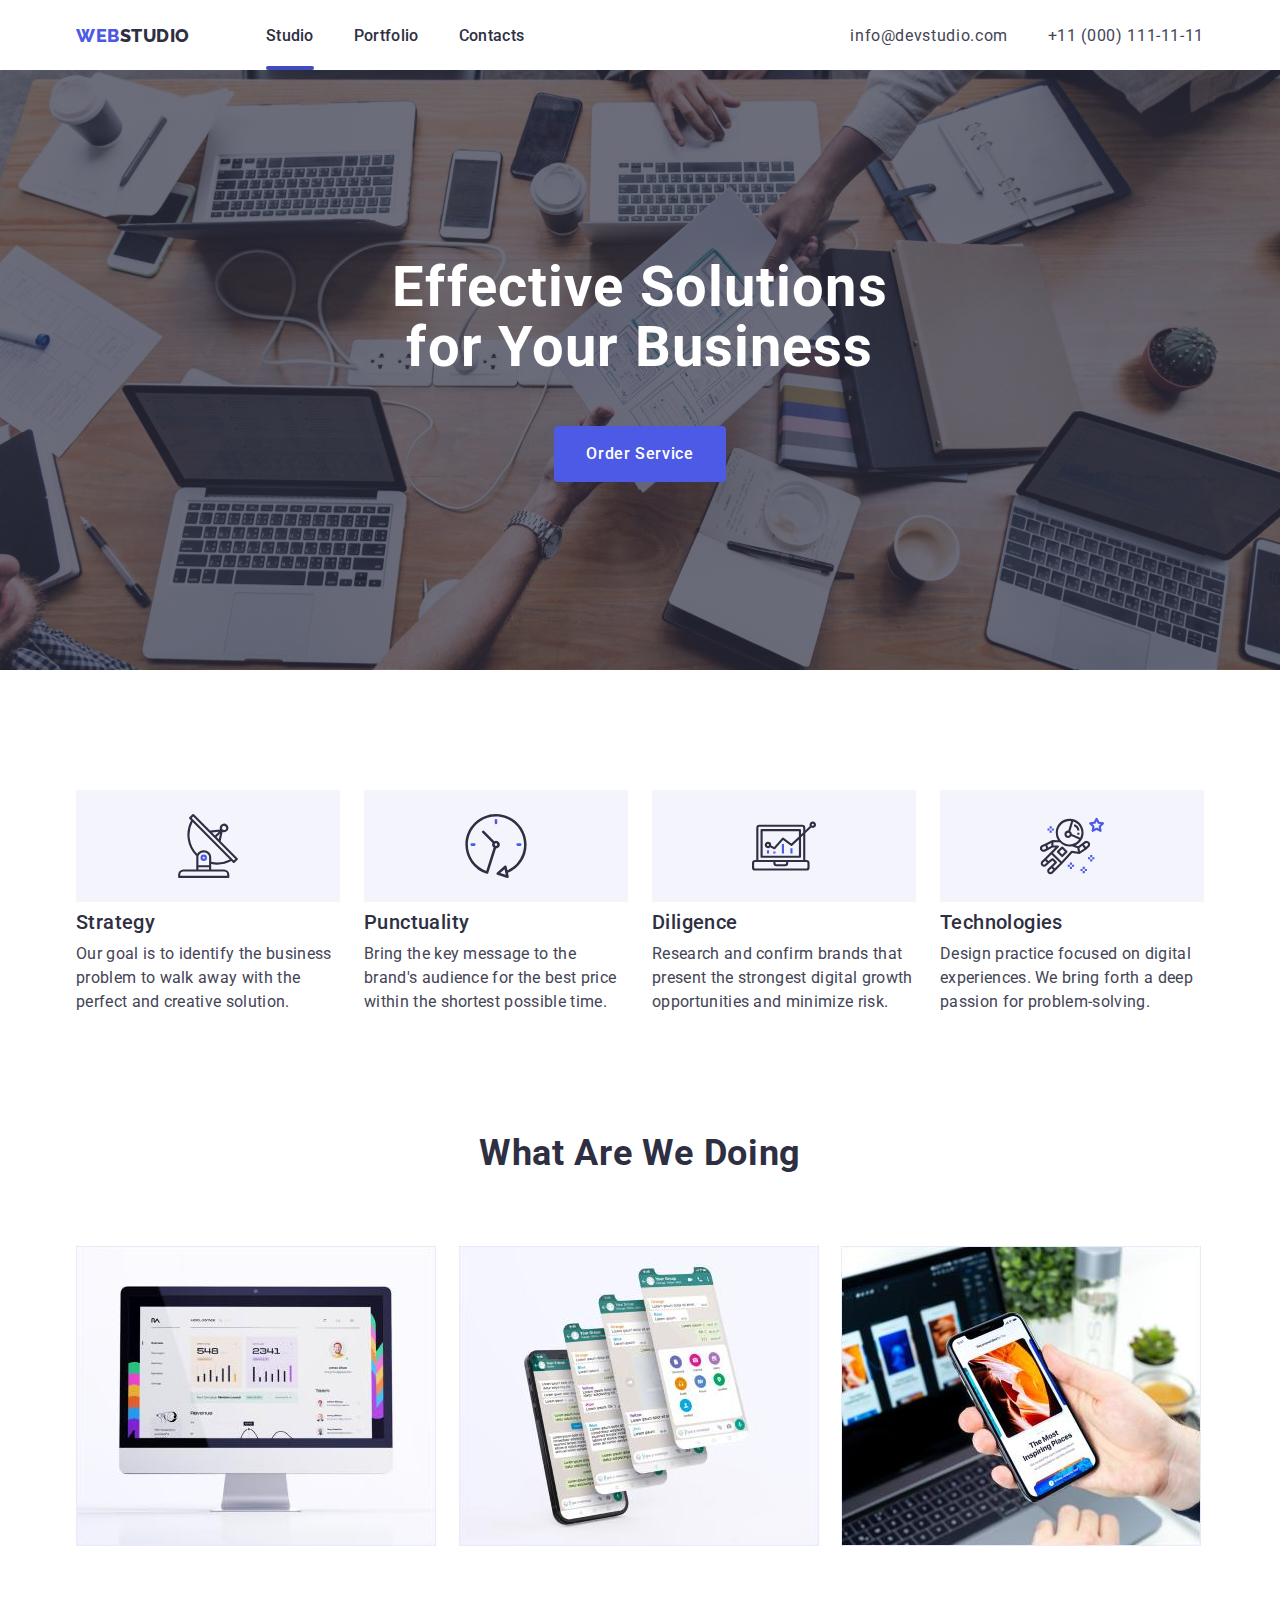
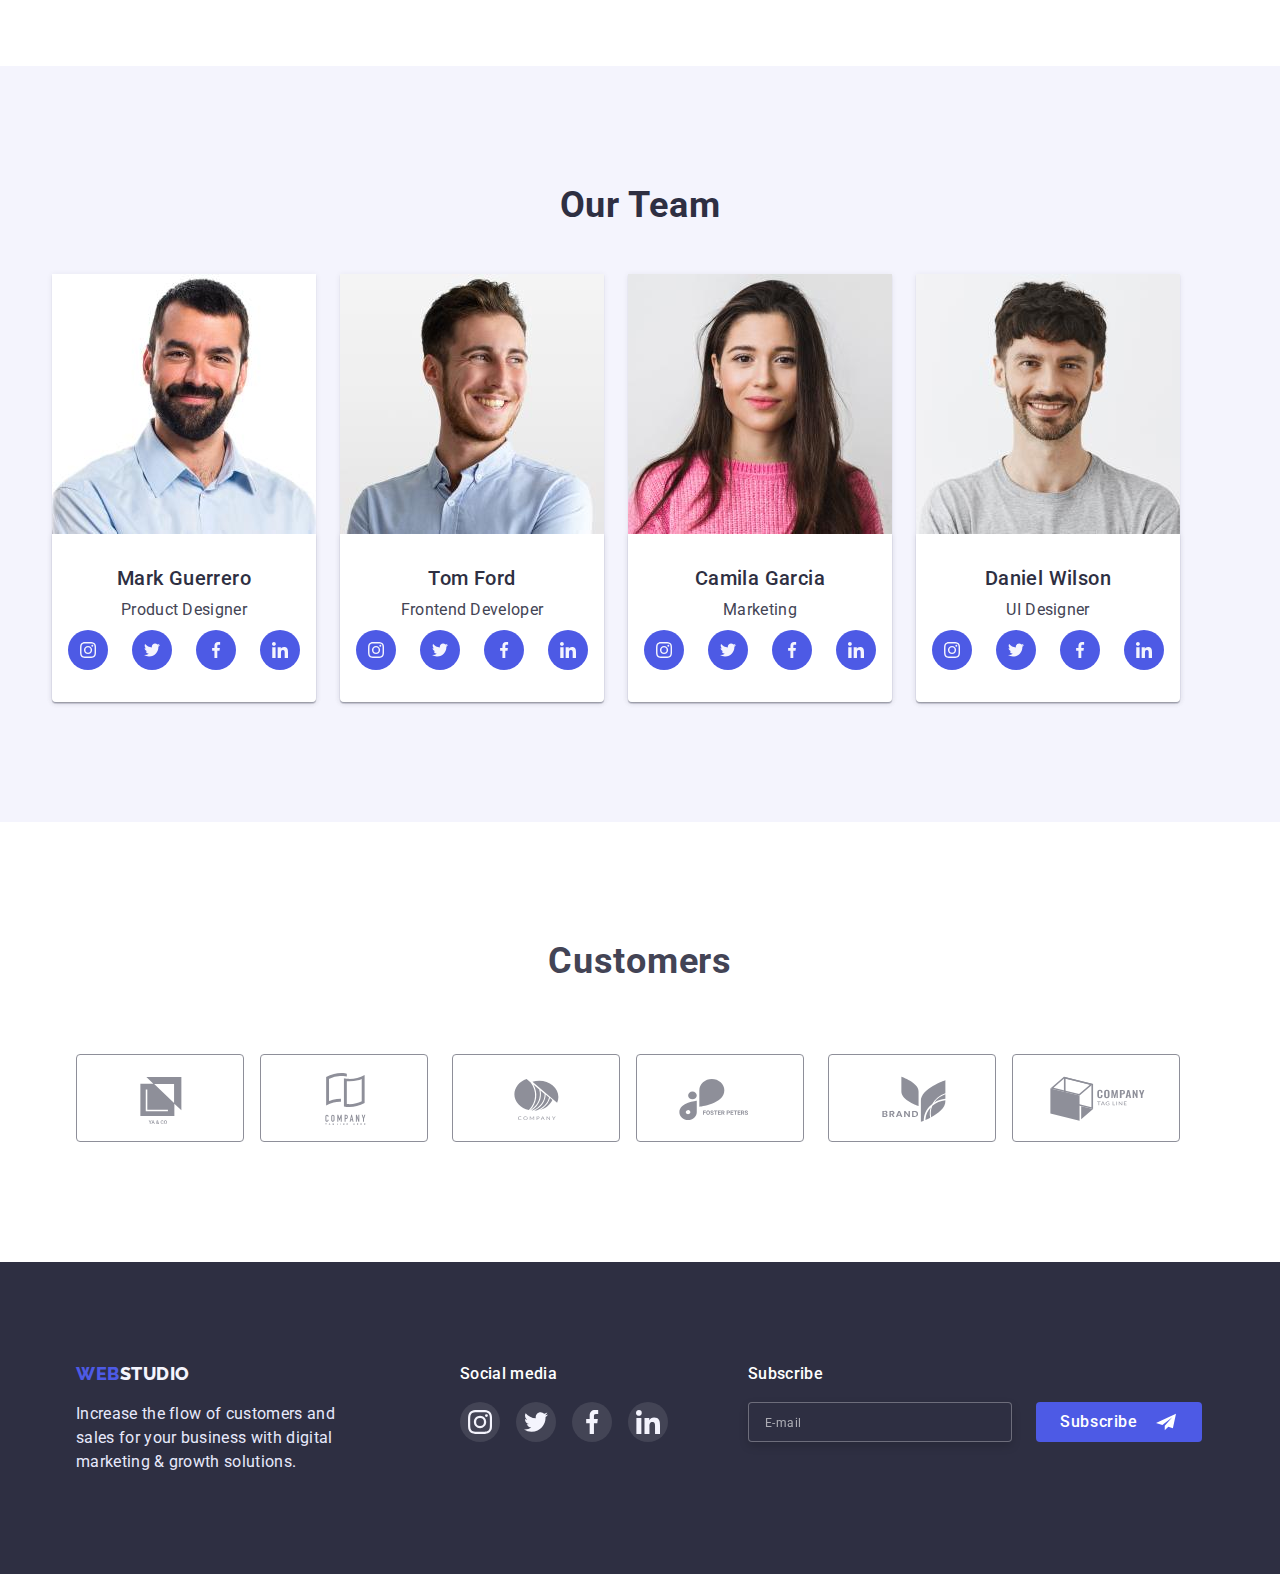
<file: index.html>
<!DOCTYPE html>
<html lang="en">

<head>
    <meta charset="UTF-8">
    <meta http-equiv="X-UA-Compatible" content="IE=edge">
    <meta name="viewport" content="width=device-width, initial-scale=1.0">
    <title>WebS &#128509;</title>
    <link rel="preconnect" href="https://fonts.googleapis.com">
    <link rel="preconnect" href="https://fonts.gstatic.com" crossorigin>
    <link rel="stylesheet" href="https://cdn.jsdelivr.net/npm/modern-normalize@1.1.0/modern-normalize.min.css">
    <link
        href="https://fonts.googleapis.com/css2?family=Raleway:wght@800&family=Roboto:wght@400;500;700;900&display=swap"
        rel="stylesheet">


    <link rel="stylesheet" href="./css/styles.css">
</head>


<body>
    <!-- =========HEADER=========== -->
    <header class="page-header">
        <div class="container nav-flex">
            <nav class="nav-flex">
                <a class="logo link" href="./index.html">Web<span class="logo-second-part">Studio</span></a>
                <ul class="list flex">
                    <li class="page-links"><a class="link text-characteristics underline-active"
                            href="./index.html">Studio</a></li>
                    <li class="page-links"><a class="link text-characteristics" href="./portfolio.html">Portfolio</a>
                    </li>
                    <li class="page-links"><a class="link text-characteristics" href="">Contacts</a></li>
                </ul>
            </nav>
            <button type="button" class="mobile-menu-open js-open-menu">
                <svg class="mobile-menu-open-icon" width="32px" height="32px">
                    <use href="./images/sprite.svg#icon-burger"></use>
                </svg>
            </button>

            <address class="contacts contacts-list">
                <ul class="list contacts-list">
                    <li><a class="link contacts-text-characterictics email-position-desc"
                            href="mailto:info@devstudio.com">info@devstudio.com</a></li>
                    <li><a class="link contacts-text-characterictics" href="tel:+110001111111">+11 (000)
                            111-11-11</a>
                    </li>
                </ul>
            </address>

        </div>
        <div class="mobile-menu js-menu-container">
            <div class="mob-menu_location-options"><button type="button" class="mobile-menu_close-button js-close-menu">
                    <svg class="mobile-menu_close-icon" width="8px" height="8px">
                        <use href="./images/sprite.svg#icon-close-icon"></use>
                    </svg>
                </button>

                <ul class="page-links_mobile-menu list">
                    <li class="mob-menu_nav-menu"><a class="mob-menu-font-desc link" href="">Studio</a></li>
                    <li class="mob-menu_nav-menu"><a class="mob-menu-font-desc link"
                            href="./portfolio.html">Portfolio</a></li>
                    <li class="mob-menu_nav-menu additional-margin"><a class="mob-menu-font-desc link"
                            href="">Contacts</a></li>
                </ul>
            </div>
            <div class="mob-menu_location-options">

                <ul class="mobile-menu-contact-info list">

                    <li class="link mobile-menu_phone-number"><a href="tel:+110001111111"
                            class="contacts_mobile-menu-phone link">+11 (000) 111-11-11</a></li>
                    <li class="link mobile-menu_email-address"><a href="mailto:info@devstudio.com"
                            class="contacts_mobile-menu link">info@devstudio.com</a>
                    </li>
                </ul>
                <ul class="social-list-mobile list">
                    <li class="social-list-item">
                        <a href="" class="social-list-link">
                            <svg class="social-list-icon" width="16" height="16">
                                <use href="./images/sprite.svg#icon-instagram"></use>
                            </svg>
                        </a>
                    </li>
                    <li class="social-list-item">
                        <a href="" class="social-list-link">
                            <svg class="social-list-icon" width="16" height="16">
                                <use href="./images/sprite.svg#icon-twitter"></use>
                            </svg>
                        </a>
                    </li>
                    <li class="social-list-item">
                        <a href="" class="social-list-link">
                            <svg class="social-list-icon" width="16" height="16">
                                <use href="./images/sprite.svg#icon-facebook"></use>
                            </svg>
                        </a>
                    </li>
                    <li class="social-list-item">
                        <a href="" class="social-list-link">
                            <svg class="social-list-icon" width="16" height="16">
                                <use href="./images/sprite.svg#icon-linkedin"></use>
                            </svg>
                        </a>
                    </li>
                </ul>
            </div>



        </div>
    </header>
    <main>
        <!-- =========HERO============ -->
        <section class="hero">
            <div class="container">
                <h1 class="hero-promo">Effective Solutions
                    for Your Business</h1>
                <button class="hero-button" type="button" data-modal-open>Order Service</button>
            </div>
        </section>
        <!-- =====OUR ADVANTAGES======== -->
        <section class="section-new section-tablet">
            <div class="container">
                <h2 hidden>Our Advantages</h2>
                <ul class="list list-of-advantages">
                    <div class="desc-wraper">
                        <li>
                            <div class="icon-buth">
                                <svg class="advantage-icons-list" width="64px" height="64px">
                                    <use href="./images/sprite.svg#icon-antenna">
                                    </use>
                                </svg>
                            </div>
                            <h3 class="advantage">Strategy</h3>
                            <p class="advantage-description">Our goal is to identify the business
                                problem to walk away with the perfect and creative solution.</p>
                        </li>
                        <li>
                            <div class="icon-buth">
                                <svg class="advantage-icons-list" width="64px" height="64px">
                                    <use href="./images/sprite.svg#icon-clock"></use>
                                </svg>
                            </div>
                            <h3 class="advantage">Punctuality</h3>
                            <p class="advantage-description">Bring the key message to the brand's audience for the best
                                price within the shortest possible
                                time.</p>
                        </li>
                    </div>
                    <div class="desc-wraper advantages-size-fixing">
                        <li>
                            <div class="icon-buth">
                                <svg class="advantage-icons-list" width="64px" height="64px">
                                    <use href="./images/sprite.svg#icon-diagram"></use>
                                </svg>
                            </div>
                            <h3 class="advantage">Diligence</h3>
                            <p class="advantage-description">Research and confirm brands that present the strongest
                                digital
                                growth opportunities and
                                minimize risk.</p>
                        </li>
                        <li>
                            <div class="icon-buth">
                                <svg class="advantage-icons-list" width="64px" height="64px">
                                    <use href="./images/sprite.svg#icon-astronaut"></use>
                                </svg>
                            </div>
                            <h3 class="advantage">Technologies</h3>
                            <p class="advantage-description advantage-desc-last">Design practice focused on digital
                                experiences. We bring
                                forth
                                a deep passion for
                                problem-solving.</p>
                        </li>
                    </div>


                </ul>
            </div>
        </section>
        <!-- ======WHAT ARE WE DOING==== -->
        <section class="section section-correction our-work-section">
            <div class="container">
                <h2 class="section-promo">What are we doing</h2>
                <ul class="list pictures-list">
                    <li class="pic"><img srcset="./images/mac-software.jpeg 1x, ./images/mac-software@2x.jpeg 2x"
                            src="./images/mac-software.jpeg" alt="PC Photo"></li>
                    <li class="pic"><img srcset="./images/mobile-aps.jpeg 1x, ./images/mobile-aps@2x.jpeg 2x"
                            src="./images/mobile-aps.jpeg" alt="phone picture"></li>
                    <li class="pic"><img srcset="./images/any-platform-solutions@2x.jpeg 2x"
                            src="./images/any-platform-solutions.jpeg" alt="PC and Phone"></li>
                </ul>


            </div>
        </section>
        <!-- ==============OUR TEAM=================== -->
        <section class="section background">
            <div class="container">
                <h2 class="section-promo">Our Team</h2>
                <ul class="list list-of-employees">
                    <div class="emp-wraper first-wraper">
                        <li class="cards-of-emloyees">
                            <img class="employees-photo" srcset="./images/mark-guerrero@2x.jpeg 2x"
                                src="./images/mark-guerrero.jpeg" alt="employee photo">
                            <div class="employee-information">
                                <h3 class="employee-name">Mark Guerrero</h3>
                                <p class="employee-position">Product Designer</p>
                                <ul class="social-list list">
                                    <li class="social-list-item">
                                        <a href="" class="social-list-link">
                                            <svg class="social-list-icon" width="16" height="16">
                                                <use href="./images/sprite.svg#icon-instagram"></use>
                                            </svg>
                                        </a>
                                    </li>
                                    <li class="social-list-item">
                                        <a href="" class="social-list-link">
                                            <svg class="social-list-icon" width="16" height="16">
                                                <use href="./images/sprite.svg#icon-twitter"></use>
                                            </svg>
                                        </a>
                                    </li>
                                    <li class="social-list-item">
                                        <a href="" class="social-list-link">
                                            <svg class="social-list-icon" width="16" height="16">
                                                <use href="./images/sprite.svg#icon-facebook"></use>
                                            </svg>
                                        </a>
                                    </li>
                                    <li class="social-list-item">
                                        <a href="" class="social-list-link">
                                            <svg class="social-list-icon" width="16" height="16">
                                                <use href="./images/sprite.svg#icon-linkedin"></use>
                                            </svg>
                                        </a>
                                    </li>
                                </ul>
                            </div>
                        </li>
                        <li class="cards-of-emloyees">
                            <img class="employees-photo" srcset="./images/tom-ford@2x.jpeg 2x"
                                src="./images/tom-ford.jpeg" alt="employee photo">
                            <div class="employee-information">
                                <h3 class="employee-name">Tom Ford</h3>
                                <p class="employee-position">Frontend Developer</p>
                                <ul class="social-list list">
                                    <li class="social-list-item">
                                        <a href="" class="social-list-link">
                                            <svg class="social-list-icon" width="16" height="16">
                                                <use href="./images/sprite.svg#icon-instagram"></use>
                                            </svg>
                                        </a>
                                    </li>
                                    <li class="social-list-item">
                                        <a href="" class="social-list-link">
                                            <svg class="social-list-icon" width="16" height="16">
                                                <use href="./images/sprite.svg#icon-twitter"></use>
                                            </svg>
                                        </a>
                                    </li>
                                    <li class="social-list-item">
                                        <a href="" class="social-list-link">
                                            <svg class="social-list-icon" width="16" height="16">
                                                <use href="./images/sprite.svg#icon-facebook"></use>
                                            </svg>
                                        </a>
                                    </li>
                                    <li class="social-list-item">
                                        <a href="" class="social-list-link">
                                            <svg class="social-list-icon" width="16" height="16">
                                                <use href="./images/sprite.svg#icon-linkedin"></use>
                                            </svg>
                                        </a>
                                    </li>
                                </ul>
                            </div>
                        </li>
                    </div>
                    <div class="emp-wraper emp-wraper-two">
                        <li class="cards-of-emloyees">
                            <img class="employees-photo" srcset="./images/camila-garcia@2x.jpeg 2x"
                                src="./images/camila-garcia.jpeg" alt="employee photo">
                            <div class="employee-information">
                                <h3 class="employee-name">Camila Garcia</h3>
                                <p class="employee-position">Marketing</p>
                                <ul class="social-list list">
                                    <li class="social-list-item">
                                        <a href="" class="social-list-link">
                                            <svg class="social-list-icon" width="16" height="16">
                                                <use href="./images/sprite.svg#icon-instagram"></use>
                                            </svg>
                                        </a>
                                    </li>
                                    <li class="social-list-item">
                                        <a href="" class="social-list-link">
                                            <svg class="social-list-icon" width="16" height="16">
                                                <use href="./images/sprite.svg#icon-twitter"></use>
                                            </svg>
                                        </a>
                                    </li>
                                    <li class="social-list-item">
                                        <a href="" class="social-list-link">
                                            <svg class="social-list-icon" width="16" height="16">
                                                <use href="./images/sprite.svg#icon-facebook"></use>
                                            </svg>
                                        </a>
                                    </li>
                                    <li class="social-list-item">
                                        <a href="" class="social-list-link">
                                            <svg class="social-list-icon" width="16" height="16">
                                                <use href="./images/sprite.svg#icon-linkedin"></use>
                                            </svg>
                                        </a>
                                    </li>
                                </ul>
                            </div>
                        </li>
                        <li class="cards-of-emloyees last-card-adjuster">
                            <img class="employees-photo" srcset="./images/daniel-wilson@2x.jpeg 2x"
                                src="./images/daniel-wilson.jpeg" alt="employee photo">
                            <div class="employee-information">
                                <h3 class="employee-name">Daniel Wilson</h3>
                                <p class="employee-position">UI Designer</p>
                                <ul class="social-list list">
                                    <li class="social-list-item">
                                        <a href="" class="social-list-link">
                                            <svg class="social-list-icon" width="16" height="16">
                                                <use href="./images/sprite.svg#icon-instagram"></use>
                                            </svg>
                                        </a>
                                    </li>
                                    <li class="social-list-item">
                                        <a href="" class="social-list-link">
                                            <svg class="social-list-icon" width="16" height="16">
                                                <use href="./images/sprite.svg#icon-twitter"></use>
                                            </svg>
                                        </a>
                                    </li>
                                    <li class="social-list-item">
                                        <a href="" class="social-list-link">
                                            <svg class="social-list-icon" width="16" height="16">
                                                <use href="./images/sprite.svg#icon-facebook"></use>
                                            </svg>
                                        </a>
                                    </li>
                                    <li class="social-list-item">
                                        <a href="" class="social-list-link">
                                            <svg class="social-list-icon" width="16" height="16">
                                                <use href="./images/sprite.svg#icon-linkedin"></use>
                                            </svg>
                                        </a>
                                    </li>
                                </ul>
                            </div>
                        </li>
                    </div>


                </ul>
            </div>
        </section>
        <!-- =============OUR CLIENTS================== -->
        <section class="section-s section-customers-correction">
            <div class="container">
                <h2 class="our-customers-title">Customers</h2>
                <ul class="list customer-list-logo">
                    <div class="customer-logo-list-splitter">
                        <li class="customer-list smthh">
                            <a class="link customer-logo-link" href=""> <svg class="customer-logo" width="104px"
                                    height="56px">
                                    <use href="./images/sprite.svg#icon-Logo"></use>
                                </svg>
                            </a>
                        </li>
                        <li class="customer-list customer-list-adjuster">
                            <a class="link customer-logo-link" href="">
                                <svg class="customer-logo" width="104px" height="56px">
                                    <use href="./images/sprite.svg#icon-Logo-1"></use>
                                </svg>
                            </a>
                        </li>
                    </div>
                    <div class="customer-logo-list-splitter">
                        <li class="customer-list smthh">
                            <a class="link customer-logo-link" href="">
                                <svg class="customer-logo" width="104px" height="56px">
                                    <use href="./images/sprite.svg#icon-Logo-2"></use>
                                </svg>
                            </a>
                        </li>
                        <li class="customer-list customer-list-adjuster">
                            <a class="link customer-logo-link" href="">
                                <svg class="customer-logo" width="104px" height="56px">
                                    <use href="./images/sprite.svg#icon-Logo-3"></use>
                                </svg>
                            </a>
                        </li>
                    </div>
                    <div class="customer-logo-list-splitter adjuster">
                        <li class="customer-list smthh smth">
                            <a class="link customer-logo-link" href="">
                                <svg class="customer-logo" width="104px" height="56px">
                                    <use href="./images/sprite.svg#icon-Logo-4"></use>
                                </svg>
                            </a>
                        </li>
                        <li class="customer-list customer-list-adjuster">
                            <a class="link customer-logo-link" href="">
                                <svg class="customer-logo" width="104px" height="56px">
                                    <use href="./images/sprite.svg#icon-Logo-5"></use>
                                </svg>
                            </a>
                        </li>
                    </div>
                </ul>
            </div>
        </section>
    </main>
    <!-- =================FOOTER============================== -->
    <footer class="footer">
        <div class="container footer-container">
            <div class="left-side-footer">
                <a class="logo link footer-logo" href="./index.html">Web<span
                        class="logo-second-part-footer">Studio</span>
                </a>
                <p class="why-choose-us">Increase the flow of customers and sales for your business with digital
                    marketing &
                    growth solutions.
                </p>
            </div>
            <div class="right-side-footer">
                <p class="social-media">Social media</p>
                <ul class="social-media-links-footer list">
                    <li class="social-media-pages-footer">
                        <a href="" class="social-media-link">
                            <svg class="socia-lmedia-icons" width="24px" height="24px">
                                <use href="./images/sprite.svg#icon-instagram"></use>
                            </svg>
                        </a>
                    </li>
                    <li class="social-media-pages-footer">
                        <a href="" class="social-media-link">
                            <svg class="socia-lmedia-icons" width="24px" height="24px">
                                <use href="./images/sprite.svg#icon-twitter"></use>
                            </svg>
                        </a>
                    </li>
                    <li class="social-media-pages-footer">
                        <a href="" class="social-media-link">
                            <svg class="socia-lmedia-icons" width="24px" height="24px">
                                <use href="./images/sprite.svg#icon-facebook"></use>
                            </svg>
                        </a>
                    </li>
                    <li class="social-media-pages-footer">
                        <a href="" class="social-media-link">
                            <svg class="socia-lmedia-icons" width="24px" height="24px">
                                <use href="./images/sprite.svg#icon-linkedin"></use>
                            </svg>
                        </a>
                    </li>
                </ul>
            </div>
            <div class="max-right-side-footer">
                <p class="subscription-footer">Subscribe</p>
                <form class="subscription-form">
                    <input type="email" name="user_email" class="user-subscription-email" placeholder="E-mail" required>
                    <button type="submit" class="subscription-btn">Subscribe<svg class="subscription-btn-icon"
                            width="24px" height="20px">
                            <use href="./images/sprite.svg#icon-subscription"></use>
                        </svg>
                    </button>
                </form>
            </div>
        </div>
    </footer>
    <!-- ==================BACKDROP WINDOW====================== -->
    <div class="backdrop is-hidden" data-modal>
        <div class="modal">
            <button type="button" class="close-button" data-modal-close>
                <svg class="modal-close-btn-icon" width="8px" height="8px">
                    <use href="./images/sprite.svg#icon-close-icon"></use>
                </svg>
            </button>
            <p class="ask-for-info">Leave your contacts and we will call you back</p>
            <form class="modal-form">
                <label class="modal-form-field">
                    <span class="modal-form-input-desc">Name</span>
                    <span class="modal-form-input-wrapper">
                        <input type="text" name="user_name" class="modal-form-input" required pattern="[a-zA-Z]+"
                            minlength="2">
                        <svg class="modal-input-icon" width="12px" height="12px">
                            <use href="./images/sprite.svg#icon-user"></use>
                        </svg>
                    </span>
                </label>
                <label class="modal-form-field">
                    <span class="modal-form-input-desc">Phone</span>
                    <span class="modal-form-input-wrapper">
                        <input type="tel" name="user_phone" class="modal-form-input" required
                            pattern="[0-9]{3}-[0-9]{3}-[0-9]{4}" title="XXX-XXX-XXXX">
                        <svg class="modal-input-icon" width="13px" height="13px">
                            <use href="./images/sprite.svg#icon-phone"></use>
                        </svg>
                    </span>
                </label>
                <label class="modal-form-field">
                    <span class="modal-form-input-desc">Email</span>
                    <span class="modal-form-input-wrapper">
                        <input type="email" name="user_email" class="modal-form-input" required>
                        <svg class="modal-input-icon" width="15px" height="12px">
                            <use href="./images/sprite.svg#icon-email"></use>
                        </svg>
                    </span>
                </label>
                <label class="modal-form-field">
                    <span class="modal-form-input-desc">Comment</span>
                    <textarea name="user_message" class="modal-form-message" placeholder="Text input"></textarea>
                </label>
                <input id="user-policy" type="checkbox" name="user_accepted-privacy"
                    class="modal-form-check visually-hidden">
                <label for="user-policy" class="modal-form-check-desc">I accept the terms and conditions of the&nbsp;<a
                        class="policy-link-spec" href="">Privacy
                        Policy</a></label>
                <button type="submit" class="modal-form-submit">Send</button>
            </form>
        </div>
    </div>
    <script src="./js/modal.js"></script>
    <script src="./js/mobile-menu.js"></script>
</body>

</html>
</file>
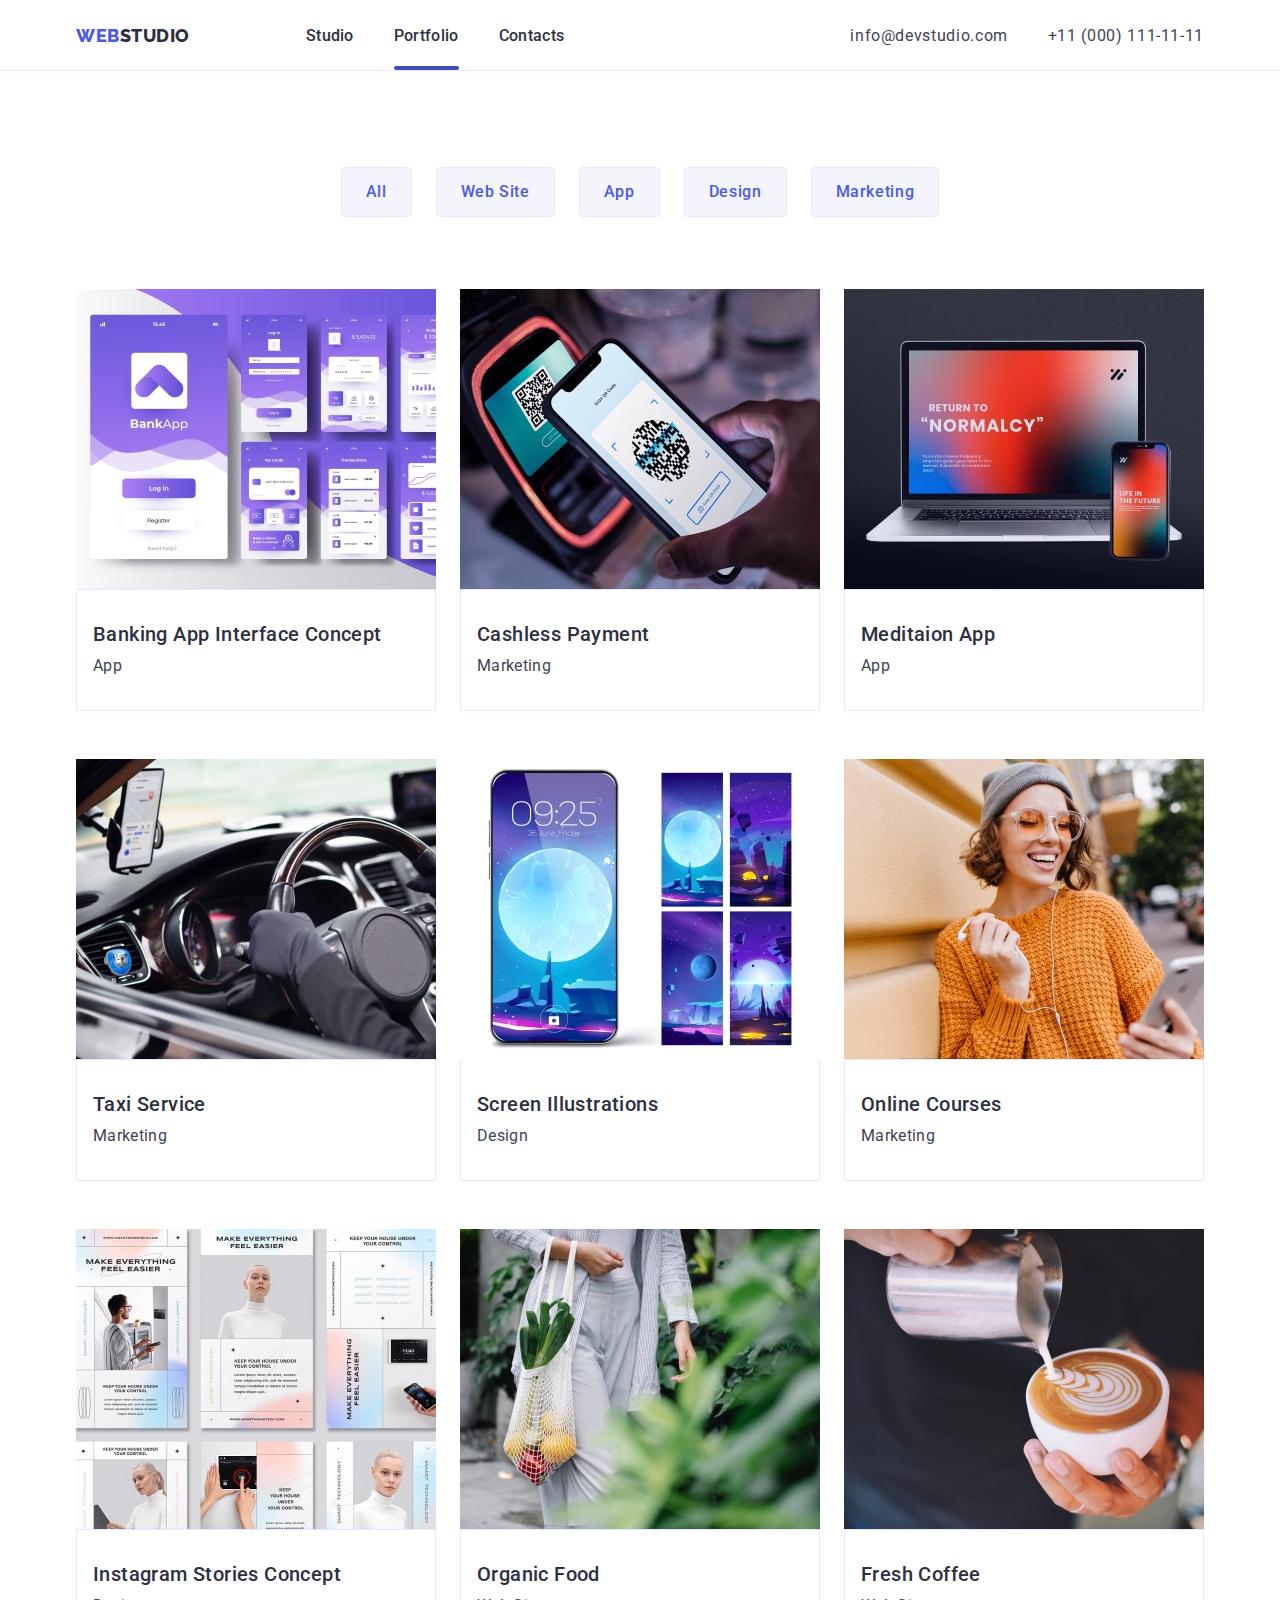
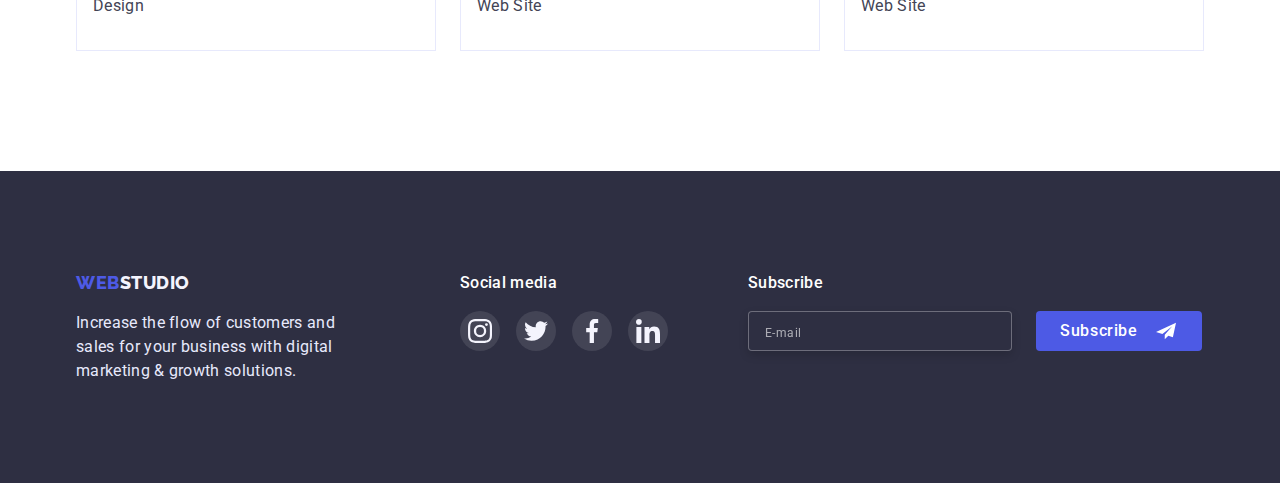
<file: portfolio.html>
<!DOCTYPE html>
<html lang="en">

<head>
    <meta charset="UTF-8">
    <meta http-equiv="X-UA-Compatible" content="IE=edge">
    <meta name="viewport" content="width=device-width, initial-scale=1.0">
    <title>WebS &#128509;</title>
    <link rel="preconnect" href="https://fonts.googleapis.com">
    <link rel="preconnect" href="https://fonts.gstatic.com" crossorigin>
    <link rel="stylesheet" href="https://cdn.jsdelivr.net/npm/modern-normalize@1.1.0/modern-normalize.min.css">
    <link
        href="https://fonts.googleapis.com/css2?family=Raleway:wght@800&family=Roboto:wght@400;500;700;900&display=swap"
        rel="stylesheet">


    <link rel="stylesheet" href="./css/styles.css">
</head>

<body>
    <!-- =========HEADER=========== -->
    <header class="page-header underline">
        <div class="container flex">
            <nav class="flex">
                <a class="logo link" href="./index.html">Web<span class="logo-second-part">Studio</span></a>
                <ul class="list flex">
                    <li class="page-links"><a class="link text-characteristics" href="./index.html">Studio</a></li>
                    <li class="page-links"><a class="link text-characteristics underline-active" href="./portfolio.html">Portfolio</a></li>
                    <li class="page-links"><a class="link text-characteristics" href="">Contacts</a></li>
                </ul>
            </nav>

            <address class="contacts flex">
                <ul class="flex list">
                    <li><a class="link contacts-text-characterictics"
                            href="mailto:info@devstudio.com">info@devstudio.com</a></li>
                    <li><a class="link contacts-text-characterictics" href="tel:+110001111111">+11 (000) 111-11-11</a>
                    </li>
                </ul>
            </address>

        </div>

    </header>
    <!-- ===============MAIN SECTION============== -->
    <section class="portfolio-maim-section">
        <div class="container">
            <h1 hidden> Our Services</h1>
            <ul class="button-list list">
                <li><button class="button-specs" type="button">All</button></li>
                <li><button class="button-specs" type="button">Web Site</button></li>
                <li><button class="button-specs" type="button">App</button></li>
                <li><button class="button-specs" type="button">Design</button></li>
                <li><button class="button-specs" type="button">Marketing</button></li>
            </ul>
            <ul class="list sevices-cards">
                <li class="services-cards-items"><a class="link cards-link" href="">
                        <div class="overlay"><img src="./images/banking-app-interface1.jpg"
                                alt="Banking App Interface Concept">
                            <p class="cards-layover">14 Stylish and User-Friendly App Design Concepts · Task Manager App
                                ·
                                Calorie Tracker App · Exotic Fruit Ecommerce App · Cloud Storage App</p>
                        </div>
                        <div class="cards-info">
                            <h2 class="type-of-product">Banking App Interface Concept</h2>
                            <p class="type-of-sphear">App</p>
                        </div>
                    </a>
                </li>
                <li class="services-cards-items"><a class="link cards-link" href="">
                        <div class="overlay"><img src="./images/cashless-payment2.jpg" alt="Cashless Payment">
                            <p class="cards-layover">14 Stylish and User-Friendly App Design Concepts · Task Manager App
                                ·
                                Calorie Tracker App · Exotic Fruit Ecommerce App · Cloud Storage App</p>
                        </div>
                        <div class="cards-info">
                            <h2 class="type-of-product">Cashless Payment</h2>
                            <p class="type-of-sphear">Marketing</p>
                        </div>
                    </a>
                </li>
                <li class="services-cards-items"><a class="link cards-link" href="">
                        <div class="overlay"><img src="./images/meditation-app3.jpg" alt="Meditaion App">
                            <p class="cards-layover">14 Stylish and User-Friendly App Design Concepts · Task Manager App
                                ·
                                Calorie Tracker App · Exotic Fruit Ecommerce App · Cloud Storage App</p>
                        </div>
                        <div class="cards-info">
                            <h2 class="type-of-product">Meditaion App</h2>
                            <p class="type-of-sphear">App</p>
                        </div>
                    </a>
                </li>
                <li class="services-cards-items"><a class="link cards-link" href="">
                        <div class="overlay"><img src="./images/taxi-services2-1.jpg" alt="Taxi Service">
                            <p class="cards-layover">14 Stylish and User-Friendly App Design Concepts · Task Manager App
                                ·
                                Calorie Tracker App · Exotic Fruit Ecommerce App · Cloud Storage App</p>
                        </div>
                        <div class="cards-info">
                            <h2 class="type-of-product">Taxi Service</h2>
                            <p class="type-of-sphear">Marketing</p>
                        </div>
                    </a>
                </li>
                <li class="services-cards-items"><a class="link cards-link" href="">
                        <div class="overlay"><img src="./images/screen-illustrations2-2.jpg" alt="Screen Illustrations">
                            <p class="cards-layover">14 Stylish and User-Friendly App Design Concepts · Task Manager App
                                ·
                                Calorie Tracker App · Exotic Fruit Ecommerce App · Cloud Storage App</p>
                        </div>
                        <div class="cards-info cards-info-no-up-border">
                            <h2 class="type-of-product">Screen Illustrations</h2>
                            <p class="type-of-sphear">Design</p>
                        </div>
                    </a>
                </li>
                <li class="services-cards-items"><a class="link cards-link" href="">
                        <div class="overlay"><img src="./images/online-courses2-3.jpg" alt="Online Courses">
                            <p class="cards-layover">14 Stylish and User-Friendly App Design Concepts · Task Manager App
                                ·
                                Calorie Tracker App · Exotic Fruit Ecommerce App · Cloud Storage App</p>
                        </div>
                        <div class="cards-info">
                            <h2 class="type-of-product">Online Courses</h2>
                            <p class="type-of-sphear">Marketing</p>
                        </div>
                    </a>
                </li>
                <li class="services-cards-items"><a class="link cards-link" href="">
                        <div class="overlay"><img src="./images/instagram-stories3-1.jpg"
                                alt="Instagram Stories Concept">
                            <p class="cards-layover">14 Stylish and User-Friendly App Design Concepts · Task Manager App
                                ·
                                Calorie Tracker App · Exotic Fruit Ecommerce App · Cloud Storage App</p>
                        </div>
                        <div class="cards-info">
                            <h2 class="type-of-product">Instagram Stories Concept</h2>
                            <p class="type-of-sphear">Design</p>
                        </div>
                    </a>
                </li>
                <li class="services-cards-items"><a class="link cards-link" href="">
                        <div class="overlay"><img src="./images/organic-food3-2.jpg" alt="Organic Food">
                            <p class="cards-layover">14 Stylish and User-Friendly App Design Concepts · Task Manager App
                                ·
                                Calorie Tracker App · Exotic Fruit Ecommerce App · Cloud Storage App</p>
                        </div>
                        <div class="cards-info">
                            <h2 class="type-of-product">Organic Food</h2>
                            <p class="type-of-sphear">Web Site</p>
                        </div>
                    </a>
                </li>
                <li class="services-cards-items"><a class="link cards-link" href="">
                        <div class="overlay"><img src="./images/fresh-coffee3-3.jpg" alt="Fresh Coffee">
                            <p class="cards-layover">14 Stylish and User-Friendly App Design Concepts · Task Manager App
                                ·
                                Calorie Tracker App · Exotic Fruit Ecommerce App · Cloud Storage App</p>
                        </div>
                        <div class="cards-info">
                            <h2 class="type-of-product">Fresh Coffee</h2>
                            <p class="type-of-sphear">Web Site</p>
                        </div>
                    </a>
                </li>
            </ul>

        </div>
    </section>
    <!-- ==============FOOTER===================== -->
    <footer class="footer">
        <div class="container footer-container">
            <div class="left-side-footer">
                <a class="logo link footer-logo" href="./index.html">Web<span class="logo-second-part-footer">Studio</span>
                </a>
                <p class="why-choose-us">Increase the flow of customers and sales for your business with digital
                    marketing &
                    growth solutions.
                </p>
            </div>
            <div class="right-side-footer">
                <p class="social-media">Social media</p>
                <ul class="social-media-links-footer list">
                    <li class="social-media-pages-footer">
                        <a href="" class="social-media-link">
                            <svg class="socia-lmedia-icons" width="24px" height="24px">
                                <use href="./images/sprite.svg#icon-instagram"></use>
                            </svg>
                        </a>
                    </li>
                    <li class="social-media-pages-footer">
                        <a href="" class="social-media-link">
                            <svg class="socia-lmedia-icons" width="24px" height="24px">
                                <use href="./images/sprite.svg#icon-twitter"></use>
                            </svg>
                        </a>
                    </li>
                    <li class="social-media-pages-footer">
                        <a href="" class="social-media-link">
                            <svg class="socia-lmedia-icons" width="24px" height="24px">
                                <use href="./images/sprite.svg#icon-facebook"></use>
                            </svg>
                        </a>
                    </li>
                    <li class="social-media-pages-footer">
                        <a href="" class="social-media-link">
                            <svg class="socia-lmedia-icons" width="24px" height="24px">
                                <use href="./images/sprite.svg#icon-linkedin"></use>
                            </svg>
                        </a>
                    </li>
                </ul>
            </div>
            <div class="max-right-side-footer">
                <p class="subscription-footer">Subscribe</p>
                <form class="subscription-form">
                    <input type="email" name="user_email" class="user-subscription-email" placeholder="E-mail" required>
                    <button type="submit" class="subscription-btn">Subscribe<svg class="subscription-btn-icon" width="24px"
                            height="20px">
                            <use href="./images/sprite.svg#icon-subscription"></use>
                        </svg>
                    </button>
                </form>
            </div>
        </div>
    </footer>

</body>

</html>
</file>
<file: css/styles.css>
.list {
  list-style: none;
}

.link {
  text-decoration: none;
}

img {
  display: block;
  max-width: 100%;
  height: auto;
}
h1,
h2,
h3,
h4,
h5,
p {
  margin-top: 0;
  margin-bottom: 0;
}
ul,
ol {
  margin-top: 0;
  margin-bottom: 0;
  padding-left: 0;
}
button {
  cursor: pointer;
}
body {
  font-family: "Roboto", sans-serif;
  color: #434455;
  margin: 0;
}

.container {
  padding-left: 15px;
  padding-right: 15px;
}
@media screen and (min-width: 428px) {
  .container {
    width: 426px;
    margin-left: auto;
    margin-right: auto;
  }
}
@media screen and (min-width: 768px) {
  .container {
    width: 761px;
  }
}
@media screen and (min-width: 1158px) {
  .container {
    width: 1158px;
  }
}

.section {
  padding-top: 120px;
  padding-bottom: 120px;
}
.visually-hidden {
  position: absolute;
  width: 1px;
  height: 1px;
  margin: -1px;
  padding: 0;
  overflow: hidden;
  border: 0;
  clip: rect(0 0 0 0);
}

/* =========================HEADER================================ */
@media screen and (max-width: 767px) {
  .flex,
  .contacts-list {
    display: none;
  }
  .nav-flex {
    display: flex;
    justify-content: space-between;
  }
  .page-header {
    padding-top: 24px;
    padding-bottom: 24px;
  }
  .logo {
    font-family: "Raleway";
    font-weight: 800;
    font-size: 18px;
    line-height: 1.34;
    display: flex;
    align-items: center;
    letter-spacing: 0.03em;
    text-transform: uppercase;
    color: #4d5ae5;
  }

  .logo-second-part {
    color: #2e2f42;
  }
  .mobile-menu-open {
    background-color: transparent;
    border: none;
    padding: 0;
    line-height: 0;
  }
  .mobile-menu {
    position: fixed;
    top: 0;
    left: 0;
    z-index: 10000;
    width: 100%;
    height: 100%;
    background-color: white;
    opacity: 0;
    display: flex;
    flex-direction: column;
    justify-content: space-between;
    visibility: hidden;
    padding-top: 80px;
    padding-left: 40px;
    padding-bottom: 40px;
    pointer-events: none;
    transition: opacity 250ms cubic-bezier(0.4, 0, 0.2, 1),
      visibility 250ms cubic-bezier(0.4, 0, 0.2, 1);
  }
  .mobile-menu.is-open {
    opacity: 1;
    visibility: visible;
    pointer-events: auto;
  }
  .mobile-menu_close-button {
    position: absolute;
    top: 24px;
    right: 24px;
    display: flex;
    justify-content: center;
    align-items: center;
    background-color: #e7e9fc;
    border: 1px solid rgba(0, 0, 0, 0.1);
    border-radius: 50%;
    width: 24px;
    height: 24px;
    padding: 0;
    transition: background-color 250ms cubic-bezier(0.4, 0, 0.2, 1);
  }

  .mob-menu-font-desc {
    font-weight: 700;
    font-size: 36px;
    line-height: 1.1;
    letter-spacing: 0.02em;
    text-transform: capitalize;
    color: #2e2f42;
    transition: color 250ms cubic-bezier(0.4, 0, 0.2, 1);
  }
  .mob-menu-font-desc:focus {
    color: #404bbf;
  }
  .mob-menu_nav-menu:not(:last-child) {
    margin-bottom: 40px;
  }

  .mob-menu_location-options {
  }

  .contacts_mobile-menu-phone {
    font-weight: 700;
    font-size: 36px;
    line-height: 40px;
    letter-spacing: 0.02em;
    text-transform: capitalize;
    color: #4d5ae5;

    transition: color 250ms cubic-bezier(0.4, 0, 0.2, 1),
      line-height 250ms cubic-bezier(0.4, 0, 0.2, 1) font-size line-height 250ms
        cubic-bezier(0.4, 0, 0.2, 1) font-weight 250ms
        cubic-bezier(0.4, 0, 0.2, 1) font-size line-height 250ms
        cubic-bezier(0.4, 0, 0.2, 1);
  }
  .contacts_mobile-menu {
    font-weight: 500;
    font-size: 20px;
    line-height: 24px;
    letter-spacing: 0.02em;
    color: #434455;
  }

  .contacts_mobile-menu:focus {
    font-weight: 700;
    font-size: 36px;
    line-height: 1.1;
    letter-spacing: 0.02em;
    color: #4d5ae5;
  }
  .mobile-menu_phone-number {
    margin-bottom: 40px;
  }
  .mobile-menu_email-address {
    margin-bottom: 48px;
  }
  .social-list-link {
    display: flex;
    justify-content: center;
    align-items: center;
    width: 40px;
    height: 40px;
    border-radius: 50%;
    background-color: #4d5ae5;
    transition: background-color 250ms cubic-bezier(0.4, 0, 0.2, 1);
  }
  .social-list-link:focus {
    background-color: #404bbf;
  }
  .social-list-mobile {
    width: 100%;
    display: flex;
    justify-content: start;
    gap: 56px;
  }
}

@media screen and (min-width: 768px) {
  .mobile-menu {
    display: none;
  }
  .mobile-menu-open {
    display: none;
  }
  .page-header {
    padding-top: 24px;
    padding-bottom: 22px;
  }
  .nav-flex {
    display: flex;
  }
  .logo {
    font-family: "Raleway";
    font-weight: 800;
    font-size: 18px;
    line-height: 1.34;
    display: flex;
    align-items: center;
    letter-spacing: 0.03em;
    text-transform: uppercase;
    color: #4d5ae5;
    margin-right: 120px;
  }
  .logo-second-part {
    color: #2e2f42;
  }
  .flex {
    display: flex;
    position: relative;
    column-gap: 40px;
  }
  .page-links {
    display: flex;
    position: relative;
    align-items: center;
  }
  .underline-active::after {
    display: inline-block;
    position: absolute;
    content: "";
    left: 0px;
    top: 42px;
    width: 100%;
    height: 4px;
    background: #404bbf;
    border-radius: 2px;
  }

  .contacts {
    font-style: normal;
    margin-left: auto;
  }
  .text-characteristics {
    font-weight: 500;
    font-size: 16px;
    line-height: 24px;
    letter-spacing: 0.02em;
    color: #2e2f42;
    transition: color 250ms cubic-bezier(0.4, 0, 0.2, 1);
  }
  .contacts-text-characterictics {
    font-weight: 400;
    font-size: 12px;
    line-height: 1.17;
    letter-spacing: 0.04em;
    color: #434455;
    transition: color 250ms cubic-bezier(0.4, 0, 0.2, 1);
  }
  .text-characteristics:focus,
  .contacts-text-characterictics:focus {
    color: #404bbf;
  }

  .text-characteristics:focus,
  .contacts-text-characterictics:focus {
    color: #404bbf;
  }
  .email-position-desc {
    margin-bottom: 6px;
  }
}

@media screen and (min-width: 1158px) {
  .contacts-list {
    margin-left: auto;
    display: flex;
    column-gap: 40px;
  }
  .container {
    width: 1158px;
    margin-left: auto;
    margin-right: auto;
    padding-left: 15px;
    padding-right: 15px;
  }
  .logo {
    margin-right: 76px;
  }
  .text-characteristics:hover,
  .contacts-text-characterictics:hover {
    color: #404bbf;
  }
  .contacts-text-characterictics {
    font-size: 16px;
    line-height: calc(24 / 16);
  }
}

/* =========================/HEADER================================ */
/* =========================HERO=================================== */
@media screen and (max-width: 767px) {
  .hero {
    background: #2e2f42;
    padding-top: 112px;
    padding-bottom: 112px;
    background-image: linear-gradient(
        rgba(46, 47, 66, 0.7),
        rgba(46, 47, 66, 0.7)
      ),
      url("../images/people-office.jpeg");
    background-repeat: no-repeat;
    background-size: cover;
    background-position: 50% 50%;
  }
  @media (min-device-pixel-ratio: 2),
    (min-resolution: 192dpi),
    (min-resolution: 2dppx) {
    .hero {
      background-image: linear-gradient(
          rgba(46, 47, 66, 0.7),
          rgba(46, 47, 66, 0.7)
        ),
        url("../images/people-office@2x.jpeg");
    }
  }
  .hero-promo {
    font-weight: 700;
    font-size: 36px;
    line-height: 1.1;
    text-align: center;
    letter-spacing: 0.02em;
    color: #ffffff;
    display: flex;
    flex-wrap: wrap;
    max-width: 496px;
    margin-left: auto;
    margin-right: auto;
    margin-bottom: 48px;
  }
  .hero-button {
    font-weight: 500;
    font-size: 16px;
    line-height: 1.5;
    display: flex;
    align-items: center;
    letter-spacing: 0.04em;
    color: #ffffff;
    background: #4d5ae5;
    border-radius: 4px;
    margin-left: auto;
    margin-right: auto;
    padding: 16px 32px;
    border: none;
    transition: background-color 250ms cubic-bezier(0.4, 0, 0.2, 1);
  }
  .hero-button:hover,
  .hero-button:focus {
    background-color: #404bbf;
  }
}
@media screen and (min-width: 768px) {
  .hero {
    background: #2e2f42;
    padding-top: 112px;
    padding-bottom: 108px;
    background-image: linear-gradient(
        rgba(46, 47, 66, 0.7),
        rgba(46, 47, 66, 0.7)
      ),
      url("../images/people-office.jpeg");
    background-repeat: no-repeat;
    background-size: cover;
    background-position: 50% 50%;
  }
  .hero-promo {
    font-weight: 700;
    font-size: 56px;
    line-height: 1.07;
    text-align: center;
    letter-spacing: 0.02em;
    color: #ffffff;
    display: flex;
    flex-wrap: wrap;
    max-width: 496px;
    margin-left: auto;
    margin-right: auto;
    margin-bottom: 48px;
  }
  .hero-button {
    font-weight: 500;
    font-size: 16px;
    line-height: 1.5;
    display: flex;
    align-items: center;
    letter-spacing: 0.04em;
    color: #ffffff;
    background: #4d5ae5;
    border-radius: 4px;
    margin-left: auto;
    margin-right: auto;
    padding: 16px 32px;
    border: none;
    transition: background-color 250ms cubic-bezier(0.4, 0, 0.2, 1);
  }
  .hero-button:focus {
    background-color: #404bbf;
  }
}
@media screen and (min-width: 1158px) {
  .hero {
    background: #2e2f42;
    padding-top: 188px;
    padding-bottom: 188px;
    background-image: linear-gradient(
        rgba(46, 47, 66, 0.7),
        rgba(46, 47, 66, 0.7)
      ),
      url("../images/people-office.jpeg");
    background-repeat: no-repeat;
    background-size: auto auto;
    background-position: 50% 50%;
  }

  .hero-button:hover {
    background-color: #404bbf;
  }
}

/* =========================/HERO=================================== */
/* =========================OUR ADVANTAGES========================== */
@media screen and (max-width: 767px) {
  .advantage-icons-list {
    display: none;
  }
  .section {
    padding-top: 96px;
    padding-bottom: 96px;
  }
  .advantage {
    font-weight: 700;
    font-size: 36px;
    line-height: 1.11;
    text-align: center;
    letter-spacing: 0.02em;
    text-transform: capitalize;
    color: #2e2f42;
    margin-bottom: 9px;
  }
  .advantage-description {
    font-weight: 500;
    font-size: 16px;
    line-height: 1.5;
    letter-spacing: 0.02em;
    color: #434455;
    margin-bottom: 72px;
  }
  .advantage-desc-last {
    margin-bottom: 0px;
  }
}
@media screen and (min-width: 768px) {
  .advantage-icons-list {
    display: none;
  }
  .advantage {
    font-weight: 700;
    font-size: 36px;
    line-height: 1.11;
    letter-spacing: 0.02em;
    text-transform: capitalize;
    color: #2e2f42;
    margin-bottom: 8px;
  }
  .advantage-description {
    display: flex;
    font-weight: 500;
    font-size: 16px;
    line-height: 1.5;
    letter-spacing: 0.02em;
    color: #434455;
    flex-wrap: wrap;
  }
  .list-of-advantages {
    display: flex;
    flex-wrap: wrap;
    gap: 24px;
  }
  .section {
    padding-top: 96px;
  }
  .desc-wraper {
    display: flex;
    gap: 24px;
    margin-bottom: 64px;
  }
  .advantages-size-fixing {
    margin-bottom: 0px;
  }
  .section-tablet {
    padding-top: 96px;
    padding-bottom: 96px;
  }
}
@media screen and (min-width: 1158px) {
  .list-of-advantages {
    flex-wrap: nowrap;
  }
  .desc-wraper {
    display: flex;
    gap: 24px;
    margin-bottom: 0;
  }
  .advantage-icons-list {
    display: inline;
  }
  .icon-buth {
    background-color: #f4f4fd;
    margin-bottom: 8px;
    width: 264px;
    height: 112px;
    display: flex;
    justify-content: center;
    align-items: center;
  }
  .advantage {
    font-weight: 500;
    font-size: 20px;
    line-height: 1.2;
    letter-spacing: 0.02em;
  }
  .advantage-description {
    display: block;
    font-weight: 400;
  }

  .section-new {
    padding-top: 120px;
    padding-bottom: 0;
  }
}
/* =========================/OUR ADVANTAGES========================== */
/* =========================WHAT ARE WE DOING======================== */
@media screen and (max-width: 1157px) {
  .our-work-section {
    display: none;
  }
}
@media screen and (min-width: 1158px) {
  .section-promo {
    font-weight: 700;
    font-size: 36px;
    line-height: 1.11;
    text-align: center;
    letter-spacing: 0.02em;
    text-transform: capitalize;
    color: #2e2f42;
    margin-bottom: 72px;
  }
  .section-correction {
    padding-top: 0px;
    padding-bottom: 120px;
  }
  .pictures-list {
    display: flex;
    flex-wrap: wrap;
    margin-left: -20px;
    margin-top: -20px;
  }
  .pic {
    display: flex;
    flex-basis: calc(100% / 3 - 20px);
    margin-left: 20px;
    margin-top: 20px;
  }
}
/* =========================/WHAT ARE WE DOING======================== */
/* =========================OUR TEAM================================== */
@media screen and (max-width: 767px) {
  .background {
    background: #f4f4fd;
  }
  .section {
    padding-top: 96px;
    padding-bottom: 96px;
  }
  .section-promo {
    font-weight: 700;
    font-size: 36px;
    line-height: 1.11;
    text-align: center;
    letter-spacing: 0.02em;
    text-transform: capitalize;
    color: #2e2f42;
    margin-bottom: 72px;
  }
  .cards-of-emloyees {
    display: inline-table;
    margin-bottom: 72px;
    box-shadow: 0px 1px 6px rgba(46, 47, 66, 0.08),
      0px 1px 1px rgba(46, 47, 66, 0.16), 0px 2px 1px rgba(46, 47, 66, 0.08);
    border-radius: 0px 0px 4px 4px;
  }
  .list-of-employees {
    display: flex;
    flex-wrap: wrap;
    justify-content: center;
  }

  .employee-name {
    display: flex;
    justify-content: center;
    margin-bottom: 8px;
    font-weight: 500;
    font-size: 20px;
    line-height: 1.2;
    text-align: center;
    letter-spacing: 0.02em;
    color: #2e2f42;
  }
  .employee-position {
    display: flex;
    justify-content: center;
    margin-bottom: 8px;
    font-weight: 400;
    font-size: 16px;
    line-height: 1.5;
    text-align: center;
    letter-spacing: 0.02em;
    color: #434455;
  }
  .social-list {
    display: flex;
    justify-content: center;
    gap: 24px;
    margin-bottom: 32px;
  }
  .employee-information {
    background: #ffffff;
    box-shadow: 0px 1px 6px rgba(46, 47, 66, 0.08),
      0px 1px 1px rgba(46, 47, 66, 0.16), 0px 2px 1px rgba(46, 47, 66, 0.08);
    border-radius: 0px 0px 4px 4px;
    padding: 32px 16px 32px 16px;
  }
  .social-list-link {
    display: flex;
    justify-content: center;
    align-items: center;
    width: 40px;
    height: 40px;
    border-radius: 50%;
    background-color: #4d5ae5;
    transition: background-color 250ms cubic-bezier(0.4, 0, 0.2, 1);
  }
  .social-list-link:focus {
    background-color: #404bbf;
  }
  .emp-wraper {
    display: flex;
    flex-wrap: wrap;
    justify-content: center;
  }
  .last-card-adjuster {
    margin-bottom: 0;
  }
}
@media screen and (min-width: 768px) {
  .background {
    background: #f4f4fd;
    padding-bottom: 96px;
  }
  .section-promo {
    font-weight: 700;
    font-size: 36px;
    line-height: 1.11;
    text-align: center;
    letter-spacing: 0.02em;
    text-transform: capitalize;
    color: #2e2f42;
    margin-bottom: 72px;
  }
  .list-of-employees {
    display: flex;
    flex-wrap: wrap;
    justify-content: center;
  }
  .cards-of-emloyees {
    flex-basis: calc(100% / 4 - 24px);
    margin-left: 0;
    margin-top: 0;
    box-shadow: 0px 1px 6px rgba(46, 47, 66, 0.08),
      0px 1px 1px rgba(46, 47, 66, 0.16), 0px 2px 1px rgba(46, 47, 66, 0.08);
    border-radius: 0px 0px 4px 4px;
  }
  .employee-information {
    background: #ffffff;
    box-shadow: 0px 1px 6px rgba(46, 47, 66, 0.08),
      0px 1px 1px rgba(46, 47, 66, 0.16), 0px 2px 1px rgba(46, 47, 66, 0.08);
    border-radius: 0px 0px 4px 4px;
    padding: 32px 16px 32px 16px;
  }
  .employee-name {
    display: flex;
    justify-content: center;
    margin-bottom: 8px;
    font-weight: 500;
    font-size: 20px;
    line-height: 1.2;
    text-align: center;
    letter-spacing: 0.02em;
    color: #2e2f42;
  }
  .employee-position {
    display: flex;
    justify-content: center;
    margin-bottom: 8px;
    font-weight: 400;
    font-size: 16px;
    line-height: 1.5;
    text-align: center;
    letter-spacing: 0.02em;
    color: #434455;
  }
  .social-list-link {
    display: flex;
    justify-content: center;
    align-items: center;
    width: 40px;
    height: 40px;
    border-radius: 50%;
    background-color: #4d5ae5;
    transition: background-color 250ms cubic-bezier(0.4, 0, 0.2, 1);
  }
  .social-list {
    display: flex;
    justify-content: center;
    gap: 24px;
  }
  .social-list-icon {
    fill: #ffffff;
  }
  .social-list-link:focus {
    background-color: #404bbf;
  }
  .emp-wraper {
    display: flex;
    gap: 24px;
    margin-bottom: 64px;
  }
  .emp-wraper-two {
    margin-bottom: 0;
  }
}
@media screen and (min-width: 1158px) {
  .container {
    width: 1158px;
  }
  .list-of-employees {
    flex-wrap: nowrap;
    margin-left: -24px;
    margin-top: -24px;
  }
  .social-list-link:hover {
    background-color: #404bbf;
  }
  .emp-wraper {
    display: flex;
    gap: 0;
    margin-bottom: 0;
  }
  .cards-of-emloyees {
    margin-right: 24px;
  }
  .section {
    padding-top: 120px;
    padding-bottom: 120px;
  }
}

/* =========================/OUR TEAM================================== */
/* =========================CUSTOMERS================================== */
@media screen and (max-width: 382px) {
  .section-s {
    padding-top: 96px;
    padding-bottom: 96px;
  }
  .our-customers-title {
    font-weight: 700;
    font-size: 36px;
    line-height: 1.11;
    text-align: center;
    letter-spacing: 0.02em;
    text-transform: capitalize;
    margin-bottom: 72px;
  }
  .customer-list-logo {
    display: flex;
    flex-direction: column;
    flex-wrap: wrap;
    justify-content: center;
  }
  .customer-logo-link {
    display: flex;
    justify-content: center;
    align-items: center;
    box-sizing: border-box;
    border: 1px solid #8e8f99;
    border-radius: 4px;
    width: 168px;
    height: 88px;
    fill: #8e8f99;
    transition: fill 250ms cubic-bezier(0.4, 0, 0.2, 1),
      border 250ms cubic-bezier(0.4, 0, 0.2, 1);
  }
  .customer-logo-link:focus {
    fill: #404bbf;
    border: 1px solid #404bbf;
    border-radius: 4px;
  }
  .customer-logo-list-splitter {
    display: flex;
    flex-wrap: wrap;
    gap: 16px;
    margin-bottom: 20px;
  }
  .adjuster {
    margin-bottom: 0;
  }
}
@media screen and (min-width: 382px) {
  .section-s {
    padding-top: 96px;
    padding-bottom: 96px;
  }
  .our-customers-title {
    font-weight: 700;
    font-size: 36px;
    line-height: 1.11;
    text-align: center;
    letter-spacing: 0.02em;
    text-transform: capitalize;
    margin-bottom: 72px;
  }
  .customer-list-logo {
    display: block;
    /* flex-wrap: wrap;
    justify-content: center; */
  }
  .customer-logo-link {
    display: flex;
    justify-content: center;
    align-items: center;
    box-sizing: border-box;
    border: 1px solid #8e8f99;
    border-radius: 4px;
    width: 168px;
    height: 88px;
    fill: #8e8f99;
    transition: fill 250ms cubic-bezier(0.4, 0, 0.2, 1),
      border 250ms cubic-bezier(0.4, 0, 0.2, 1);
  }
  .customer-logo-link:focus {
    fill: #404bbf;
    border: 1px solid #404bbf;
    border-radius: 4px;
  }
  .customer-logo-list-splitter {
    display: flex;
    flex-wrap: wrap;
    gap: 16px;
    margin-bottom: 72px;
    justify-content: center;
  }
  .adjuster {
    margin-bottom: 0;
  }
}

@media screen and (min-width: 768px) {
  .our-customers-title {
    font-weight: 700;
    font-size: 36px;
    line-height: 1.11;
    text-align: center;
    letter-spacing: 0.02em;
    text-transform: capitalize;
    margin-bottom: 72px;
  }
  .customer-list-logo {
    display: flex;
    flex-wrap: no-wrap;
    justify-content: center;
  }

  .customer-logo-link {
    display: flex;
    justify-content: center;
    align-items: center;
    box-sizing: border-box;
    border: 1px solid #8e8f99;
    border-radius: 4px;
    width: 168px;
    height: 88px;
    fill: #8e8f99;
    transition: fill 250ms cubic-bezier(0.4, 0, 0.2, 1),
      border 250ms cubic-bezier(0.4, 0, 0.2, 1);
  }
  .cutsomer-logo-link:focus {
    fill: #404bbf;
    border: 1px solid #404bbf;
    border-radius: 4px;
  }
  .customer-list {
    margin-bottom: 72px;
  }
  .customer-list-adjuster {
    margin-bottom: 0;
  }
  .section-s {
    padding-top: 96px;
    padding-bottom: 96px;
  }

  .customer-logo-list-splitter {
    display: block;
    margin-right: 24px;
    margin-bottom: 0;
  }
}

@media screen and (min-width: 1158px) {
  .customer-list {
    margin-bottom: 0;
  }
  .customer-logo-list-splitter {
    display: flex;
    flex-wrap: no-wrap;
    margin-bottom: 0;
  }

  .customer-logo-link:hover,
  .customer-logo-link:focus {
    fill: #404bbf;
    border: 1px solid #404bbf;
    border-radius: 4px;
  }
  .section-s {
    padding-top: 120px;
    padding-bottom: 120px;
  }
}
/* =========================/CUSTOMERS================================== */
/* =========================FOOTER===================================== */
@media screen and (max-width: 767px) {
  .footer {
    background: #2e2f42;
    padding-top: 96px;
    padding-bottom: 96px;
  }
  .logo-second-part-footer {
    color: #f4f4fd;
  }
  .footer-logo {
    justify-content: center;
    margin-bottom: 16px;
  }
  .why-choose-us {
    font-weight: 400;
    font-size: 16px;
    line-height: 1.5;
    letter-spacing: 0.02em;
    color: #e7e9fc;
    display: flex;
    flex-wrap: wrap;
    max-width: 264px;
    margin-left: auto;
    margin-right: auto;
    margin-bottom: 72px;
  }
  .social-media {
    font-weight: 500;
    font-size: 16px;
    line-height: 1.5;
    letter-spacing: 0.02em;
    margin-bottom: 16px;
    color: #ffffff;
    display: flex;
    justify-content: center;
  }
  .social-media-link {
    display: flex;
    justify-content: center;
    align-items: center;
    width: 40px;
    height: 40px;
    border-radius: 50%;
    background: rgba(255, 255, 255, 0.1);
    transition: background-color 250ms cubic-bezier(0.4, 0, 0.2, 1);
  }
  .social-media-links-footer {
    display: flex;
    gap: 16px;
    justify-content: center;
    margin-bottom: 72px;
  }
  .social-media-link:focus {
    background-color: #31d0aa;
  }
  .subscription-footer {
    font-weight: 500;
    font-size: 16px;
    line-height: 1.5;
    letter-spacing: 0.02em;
    color: #ffffff;
    margin-bottom: 16px;
    display: flex;
    justify-content: center;
  }
  .social-media-links-footer {
    display: flex;
    gap: 16px;
  }
  .subscription-footer {
    font-weight: 500;
    font-size: 16px;
    line-height: 1.5;
    letter-spacing: 0.02em;
    color: #ffffff;
    margin-bottom: 16px;
  }

  .subscription-btn {
    margin-left: 24px;
    font-weight: 500;
    font-size: 16px;
    line-height: 1.5;
    letter-spacing: 0.04em;
    display: flex;
    align-items: center;
    color: #ffffff;
    background: #4d5ae5;
    border-radius: 4px;
    padding: 8px 24px;
    border: none;
    transition: background-color 250ms cubic-bezier(0.4, 0, 0.2, 1);
    margin-left: auto;
    margin-right: auto;
  }

  .subscription-btn:hover,
  .subscription-btn:focus {
    background-color: #404bbf;
  }
  .subscription-btn-icon {
    fill: #ffffff;
    margin-left: 16px;
  }
  .user-subscription-email {
    width: 264px;
    height: 40px;
    background: #2e2f42;
    outline: none;
    color: #ffffff;
    padding: 8px 16px;
    border: 1px solid rgba(255, 255, 255, 0.3);
    filter: drop-shadow(0px 4px 4px rgba(0, 0, 0, 0.15));
    border-radius: 4px;
    display: flex;
    margin-left: auto;
    margin-right: auto;
    margin-bottom: 16px;
  }
  .user-subscription-email::placeholder {
    font-weight: 400;
    font-size: 12px;
    line-height: 2;
    letter-spacing: 0.04em;
    color: rgba(255, 255, 255, 0.6);
  }
  .right-side-footer {
    justify-content: center;
  }
}
@media screen and (min-width: 768px) {
  .footer {
    background: #2e2f42;
    padding-top: 96px;
    padding-bottom: 96px;
  }
  .logo-second-part-footer {
    color: #f4f4fd;
  }
  .why-choose-us {
    font-weight: 400;
    font-size: 16px;
    line-height: 1.5;
    letter-spacing: 0.02em;
    color: #e7e9fc;
    display: flex;
    flex-wrap: wrap;
    max-width: 264px;
  }
  .footer-logo {
    margin-bottom: 16px;
  }
  .footer-container {
    display: flex;
    flex-wrap: wrap;
    padding-left: 108px;
  }
  .social-media {
    font-weight: 500;
    font-size: 16px;
    line-height: 1.5;
    letter-spacing: 0.02em;
    margin-bottom: 16px;
    color: #ffffff;
  }
  .social-media-links-footer {
    display: flex;
    gap: 16px;
  }
  .social-media-link {
    display: flex;
    justify-content: center;
    align-items: center;
    width: 40px;
    height: 40px;
    border-radius: 50%;
    background: rgba(255, 255, 255, 0.1);
    transition: background-color 250ms cubic-bezier(0.4, 0, 0.2, 1);
  }
  .social-media-link:focus {
    background-color: #31d0aa;
  }
  .left-side-footer {
    margin-right: 24px;
    margin-bottom: 72px;
  }
  .subscription-footer {
    font-weight: 500;
    font-size: 16px;
    line-height: 1.5;
    letter-spacing: 0.02em;
    color: #ffffff;
    margin-bottom: 16px;
  }

  .subscription-btn {
    margin-left: 24px;
    font-weight: 500;
    font-size: 16px;
    line-height: 1.5;
    letter-spacing: 0.04em;
    display: flex;
    align-items: center;
    color: #ffffff;
    background: #4d5ae5;
    border-radius: 4px;
    padding: 8px 24px;
    border: none;
    transition: background-color 250ms cubic-bezier(0.4, 0, 0.2, 1);
  }
  .subscription-form {
    display: flex;
  }

  .subscription-btn:focus {
    background-color: #404bbf;
  }
  .subscription-btn-icon {
    fill: #ffffff;
    margin-left: 16px;
  }
  .user-subscription-email {
    width: 264px;
    height: 40px;
    background: #2e2f42;
    outline: none;
    color: #ffffff;
    padding: 8px 16px;
    border: 1px solid rgba(255, 255, 255, 0.3);
    filter: drop-shadow(0px 4px 4px rgba(0, 0, 0, 0.15));
    border-radius: 4px;
  }
  .user-subscription-email::placeholder {
    font-weight: 400;
    font-size: 12px;
    line-height: 2;
    letter-spacing: 0.04em;
    color: rgba(255, 255, 255, 0.6);
  }
}
@media screen and (min-width: 1158px) {
  .footer {
    padding-top: 0;
    padding-bottom: 0;
  }
  .right-side-footer {
    margin-left: 120px;
  }
  .footer-container {
    display: flex;
    padding-top: 100px;
    padding-bottom: 100px;
    padding-left: 15px;
  }
  .social-media-link:hover {
    background-color: #31d0aa;
  }
  .max-right-side-footer {
    margin-left: 80px;
  }
  .left-side-footer {
    margin-right: 0;
    margin-bottom: 0;
  }
  .subscription-btn:hover {
    background-color: #404bbf;
  }
}
/* =========================/FOOTER===================================== */
/* =========================PORTFOLIO=================================== */
/* =========================HEADER====================================== */
.underline {
  border-bottom: 1px solid #e7e9fc;
}
/* =========================/HEADER====================================== */
/* =========================MAIN========================================= */
.button-list {
  display: flex;
  justify-content: center;
  column-gap: 24px;
  margin-bottom: 72px;
}
.button-specs {
  background: #f4f4fd;
  border: 1px solid #e7e9fc;
  border-radius: 4px;
  font-weight: 500;
  font-size: 16px;
  line-height: 1.5;
  letter-spacing: 0.04em;
  color: #4d5ae5;
  padding: 12px 24px;
  transition: background-color 250ms cubic-bezier(0.4, 0, 0.2, 1),
    color 250ms cubic-bezier(0.4, 0, 0.2, 1),
    box-shadow 250ms cubic-bezier(0.4, 0, 0.2, 1);
}

.portfolio-maim-section {
  padding-top: 96px;
  padding-bottom: 120px;
}
.button-specs:hover,
.button-specs:focus {
  background: #404bbf;
  color: #ffffff;
  box-shadow: 0px 3px 1px rgba(0, 0, 0, 0.1), 0px 2px 1px rgba(0, 0, 0, 0.08),
    0px 2px 2px rgba(0, 0, 0, 0.12);
  border-radius: 4px;
}
.sevices-cards {
  display: flex;
  flex-wrap: wrap;
  margin-top: -48px;
  margin-left: -24px;
}
.services-cards-items {
  flex-basis: calc(100% / 3 - 24px);
  margin-top: 48px;
  margin-left: 24px;
  transition: box-shadow 250ms cubic-bezier(0.4, 0, 0.2, 1);
}
.services-cards-items:hover,
.services-cards-items:focus {
  box-shadow: 0px 1px 6px rgba(46, 47, 66, 0.08),
    0px 1px 1px rgba(46, 47, 66, 0.16), 0px 2px 1px rgba(46, 47, 66, 0.08);
}
.cards-info {
  background: #ffffff;
  border: 1px solid #e7e9fc;
  padding: 32px 16px;
}
.type-of-product {
  font-weight: 500;
  font-size: 20px;
  line-height: 1.2;
  letter-spacing: 0.02em;
  color: #2e2f42;
  margin-bottom: 8px;
}
.type-of-sphear {
  font-weight: 400;
  font-size: 16px;
  line-height: 1.5;
  letter-spacing: 0.02em;
  color: #434455;
}
.cards-info-no-up-border {
  border-top: 1px solid #ffffff;
}
.cards-layover {
  position: absolute;
  left: 0;
  top: 0;
  overflow: auto;
  width: 100%;
  height: 100%;
  font-weight: 400;
  font-size: 16px;
  line-height: 1.5;
  letter-spacing: 0.02em;
  color: #f4f4fd;
  background-color: #4d5ae5;
  padding: 40px 32px;
  transform: translate(0, 100%);
  transition: transform 250ms cubic-bezier(0.4, 0, 0.2, 1);
}
.cards-link {
  display: block;
}
.overlay {
  position: relative;
  overflow: hidden;
}
.cards-link:hover .cards-layover,
.cards-link:focus .cards-layover {
  transform: translate(0, 0);
}
/* =============================MODAL WINDOW====================== */
@media screen and (max-width: 450px) {
  .modal {
    position: absolute;
    display: flexbox;
    top: 50%;
    left: 50%;
    transform: translate(-50%, -50%);
    width: 100%;
    height: auto;
    background: #fcfcfc;
    box-shadow: 0px 1px 1px rgba(0, 0, 0, 0.14), 0px 1px 3px rgba(0, 0, 0, 0.12),
      0px 2px 1px rgba(0, 0, 0, 0.2);
    border-radius: 4px;
    padding: 24px;
  }
  .backdrop {
    position: fixed;
    top: 0;
    left: 0;
    z-index: 100;
    width: 100%;
    height: 100%;
    background-color: rgba(46, 47, 66, 0.4);

    transition: opacity 250ms cubic-bezier(0.4, 0, 0.2, 1),
      visibility 250ms cubic-bezier(0.4, 0, 0.2, 1);
  }
  .close-button {
    position: absolute;
    top: 24px;
    right: 24px;
    display: flex;
    justify-content: center;
    align-items: center;
    background-color: #e7e9fc;
    border: 1px solid rgba(0, 0, 0, 0.1);
    border-radius: 50%;
    width: 24px;
    height: 24px;
    padding: 0;
    transition: background-color 250ms cubic-bezier(0.4, 0, 0.2, 1);
  }
  .backdrop.is-hidden {
    opacity: 0;
    visibility: hidden;
    pointer-events: none;
  }
}
@media screen and (min-width: 451px) {
  .backdrop {
    position: fixed;
    top: 0;
    left: 0;
    z-index: 100;
    width: 100%;
    height: 100%;
    background-color: rgba(46, 47, 66, 0.4);

    transition: opacity 250ms cubic-bezier(0.4, 0, 0.2, 1),
      visibility 250ms cubic-bezier(0.4, 0, 0.2, 1);
  }
  .backdrop.is-hidden {
    opacity: 0;
    visibility: hidden;
    pointer-events: none;
  }
  .modal {
    position: absolute;
    display: flexbox;
    top: 50%;
    left: 50%;
    transform: translate(-50%, -50%);
    width: 408px;
    height: 576px;
    background: #fcfcfc;
    box-shadow: 0px 1px 1px rgba(0, 0, 0, 0.14), 0px 1px 3px rgba(0, 0, 0, 0.12),
      0px 2px 1px rgba(0, 0, 0, 0.2);
    border-radius: 4px;
    padding: 24px;
  }
  .close-button {
    position: absolute;
    top: 24px;
    right: 24px;
    display: flex;
    justify-content: center;
    align-items: center;
    background-color: #e7e9fc;
    border: 1px solid rgba(0, 0, 0, 0.1);
    border-radius: 50%;
    width: 24px;
    height: 24px;
    padding: 0;
    transition: background-color 250ms cubic-bezier(0.4, 0, 0.2, 1);
  }
  .close-button:hover,
  .close-button:focus {
    background-color: #404bbf;
  }
  .modal-close-btn-icon {
    transition: fill 250ms cubic-bezier(0.4, 0, 0.2, 1);
  }
  .close-button:hover .modal-close-btn-icon,
  .close-button:focus .modal-close-btn-icon {
    fill: #ffffff;
  }
}

/* =============================/MODAL WINDOW====================== */
/* ==============================MODAL FORM====================== */
.ask-for-info {
  margin-top: 48px;
  margin-left: auto;
  margin-right: auto;
  font-weight: 500;
  font-size: 16px;
  line-height: 1.5;
  text-align: center;
  letter-spacing: 0.02em;
  color: #2e2f42;
  margin-bottom: 16px;
}
.modal-form {
  display: flex;
  flex-direction: column;
}
.modal-form-input {
  width: 100%;
  height: 40px;
  border: 1px solid rgba(33, 33, 33, 0.2);
  border-radius: 4px;
  padding-left: 38px;
  transition: border-color 250ms cubic-bezier(0.4, 0, 0.2, 1);
}
.modal-form-input:focus {
  outline: none;
  border-color: #4d5ae5;
}
.modal-form-input-desc {
  display: block;
  font-weight: 400;
  font-size: 12px;
  line-height: 1.17;
  letter-spacing: 0.01em;
  color: #8e8f99;
  margin-bottom: 4px;
}
.modal-form-field {
  margin-bottom: 8px;
}
.modal-form-input-wrapper {
  display: block;
  position: relative;
}
.modal-input-icon {
  position: absolute;
  top: 50%;
  left: 16px;
  margin-right: 4px;
  transform: translate(0, -50%);
  transition: fill 250ms cubic-bezier(0.4, 0, 0.2, 1);
}
.modal-form-input:focus + .modal-input-icon {
  fill: #4d5ae5;
}
.modal-form-message {
  resize: none;
  width: 100%;
  height: 120px;
  border: 1px solid rgba(33, 33, 33, 0.2);
  border-radius: 4px;
  padding: 8px 16px;
  transition: border-color 250ms cubic-bezier(0.4, 0, 0.2, 1);
}
.modal-form-message:focus {
  outline: none;
  border-color: #4d5ae5;
}

.modal-form-message::placeholder {
  font-weight: 400;
  font-size: 12px;
  line-height: 1.17;
  letter-spacing: 0.04em;
  color: rgba(117, 117, 117, 0.5);
}
.modal-form-check-desc {
  display: flex;
  align-items: center;
  font-weight: 400;
  font-size: 12px;
  line-height: 1.7;
  letter-spacing: 0.04em;
  color: #757575;
  margin-bottom: 24px;
}
.modal-form-check-desc::before {
  display: block;
  cursor: pointer;
  width: 16px;
  height: 16px;
  border: 1.25px solid #2e2f42;
  border-radius: 2px;
  content: "";
  transition: border-color 250ms cubic-bezier(0.4, 0, 0.2, 1);
  margin-right: 8px;
}

.modal-form-check:checked + .modal-form-check-desc::before {
  background-color: #404bbf;
  background-image: url(../images/mark_sign.svg);
  background-repeat: no-repeat;
  background-size: auto auto;
  background-position: 50% 50%;
}
.modal-form-check:focus + .modal-form-check-desc::before {
  background-color: #404bbf;
  background-image: url(../images/mark_sign.svg);
  background-repeat: no-repeat;
  background-size: auto auto;
  background-position: 50% 50%;
}
.modal-form-submit {
  min-width: 169px;
  font-weight: 500;
  font-size: 16px;
  line-height: 1.5;
  display: flex;
  align-items: center;
  justify-content: center;
  letter-spacing: 0.04em;
  color: #ffffff;
  background: #4d5ae5;
  border-radius: 4px;
  margin-left: auto;
  margin-right: auto;
  padding: 16px 32px;
  border: none;
  margin-bottom: 24px;
  box-shadow: 0px 4px 4px rgba(0, 0, 0, 0.15);
  transition: background-color 250ms cubic-bezier(0.4, 0, 0.2, 1);
}

.modal-form-submit:hover,
.modal-form-submit:focus {
  background-color: #404bbf;
}
.policy-link-spec {
  color: #4d5ae5;
  font-weight: 400;
  font-size: 12px;
  line-height: 1.17;
  letter-spacing: 0.04em;
}
/* =============================/MODAL FORM====================== */
</file>
